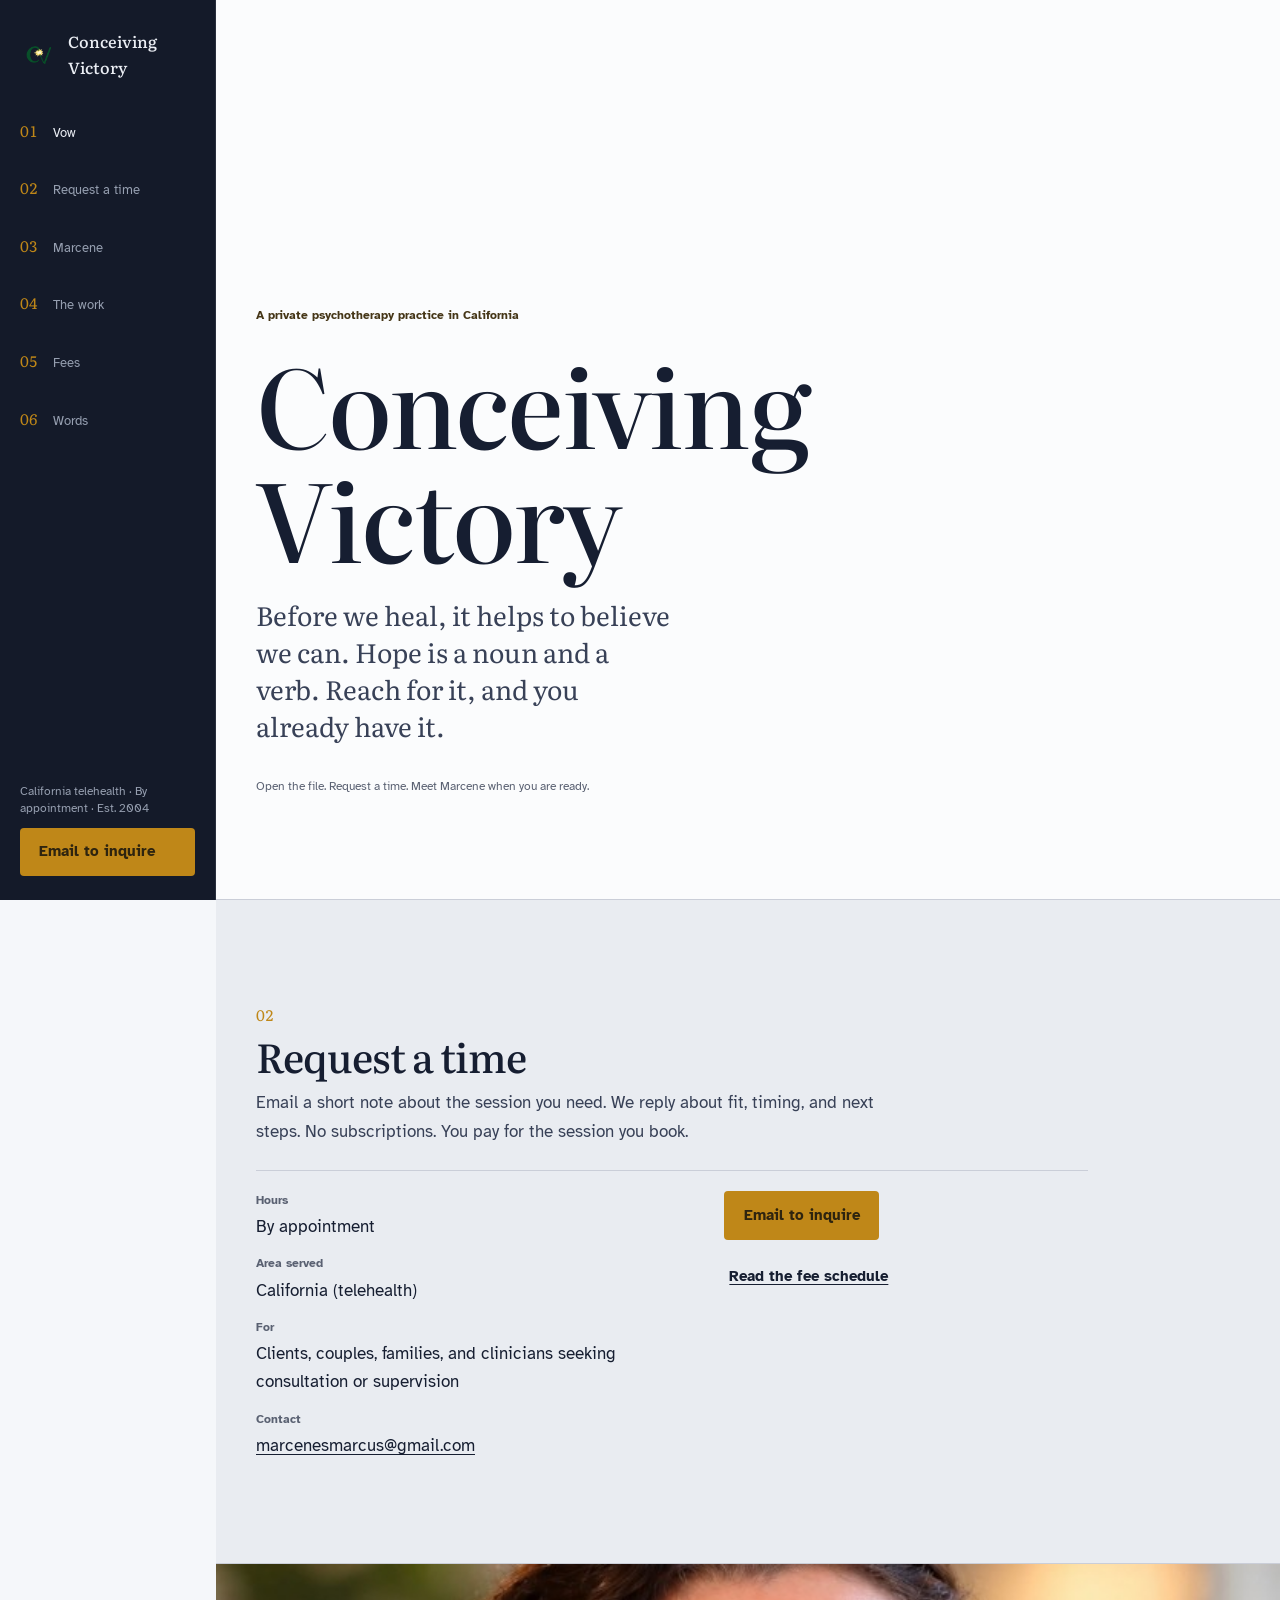
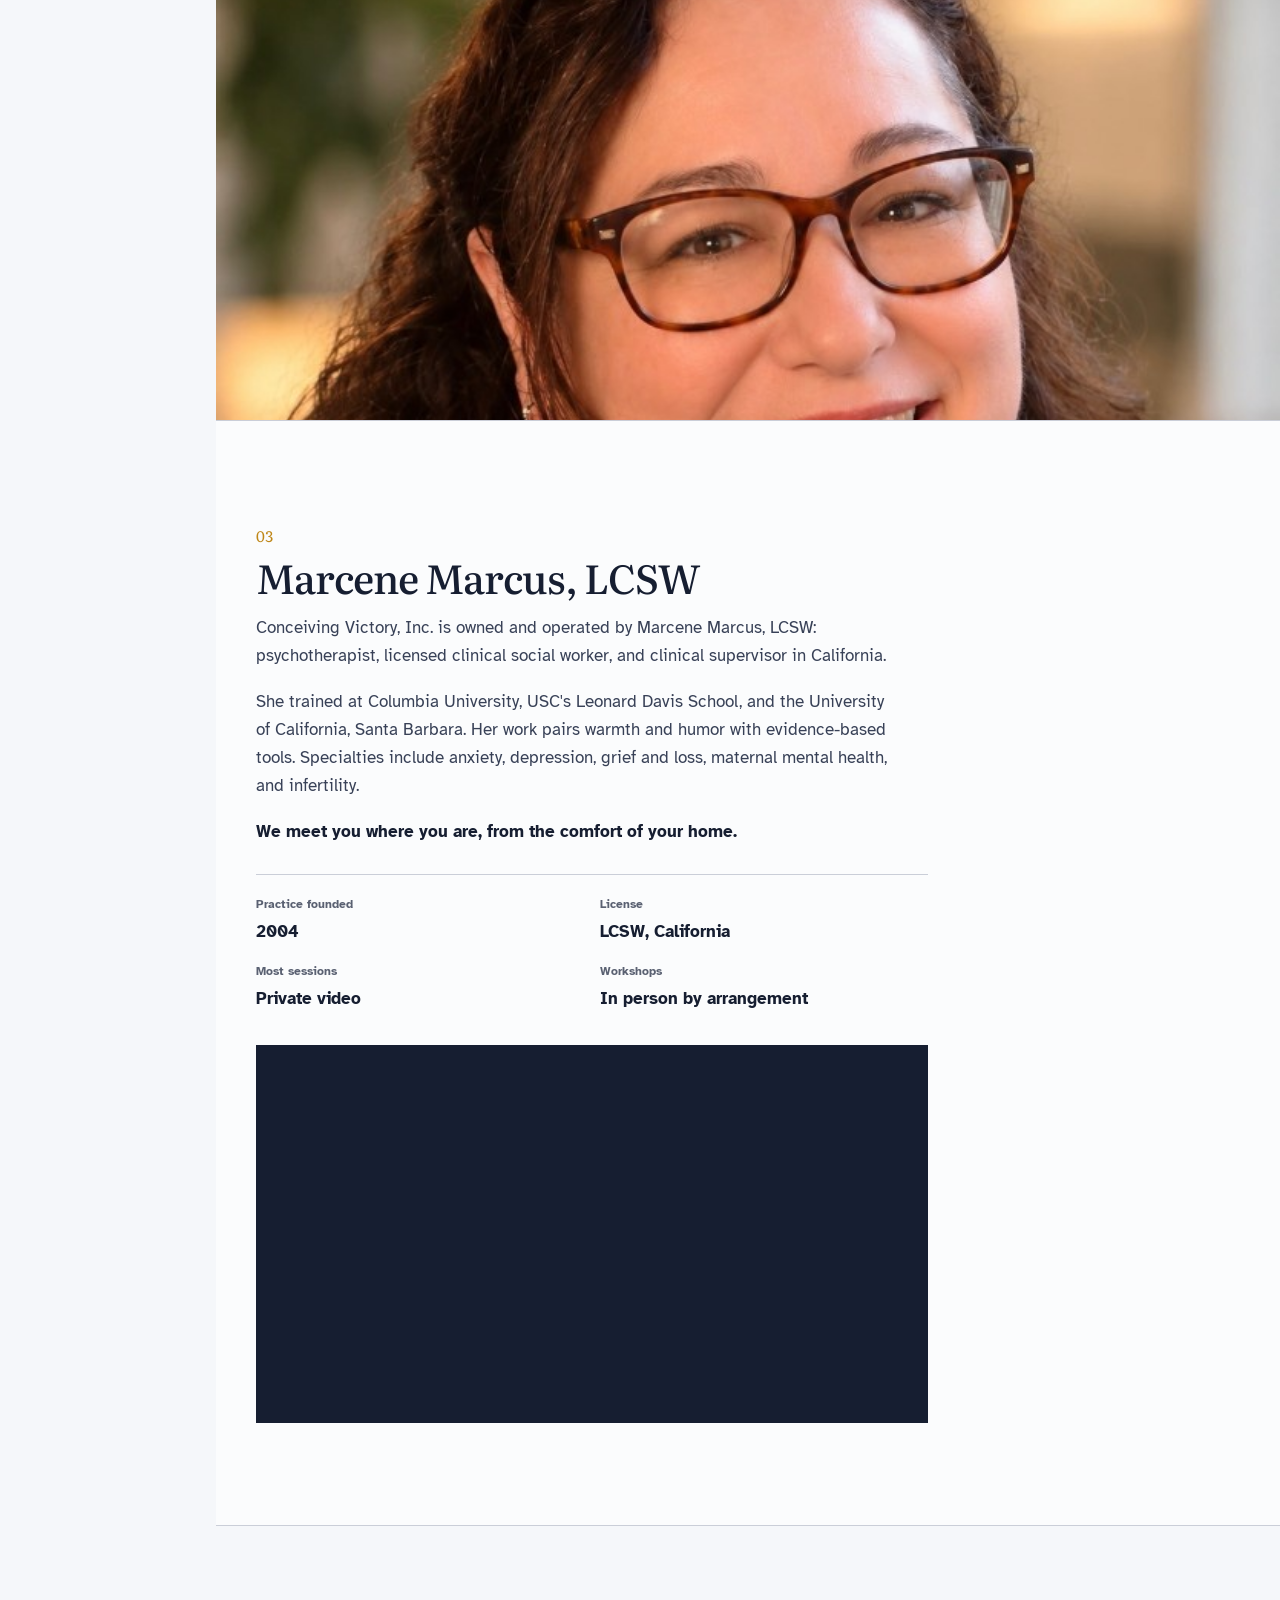
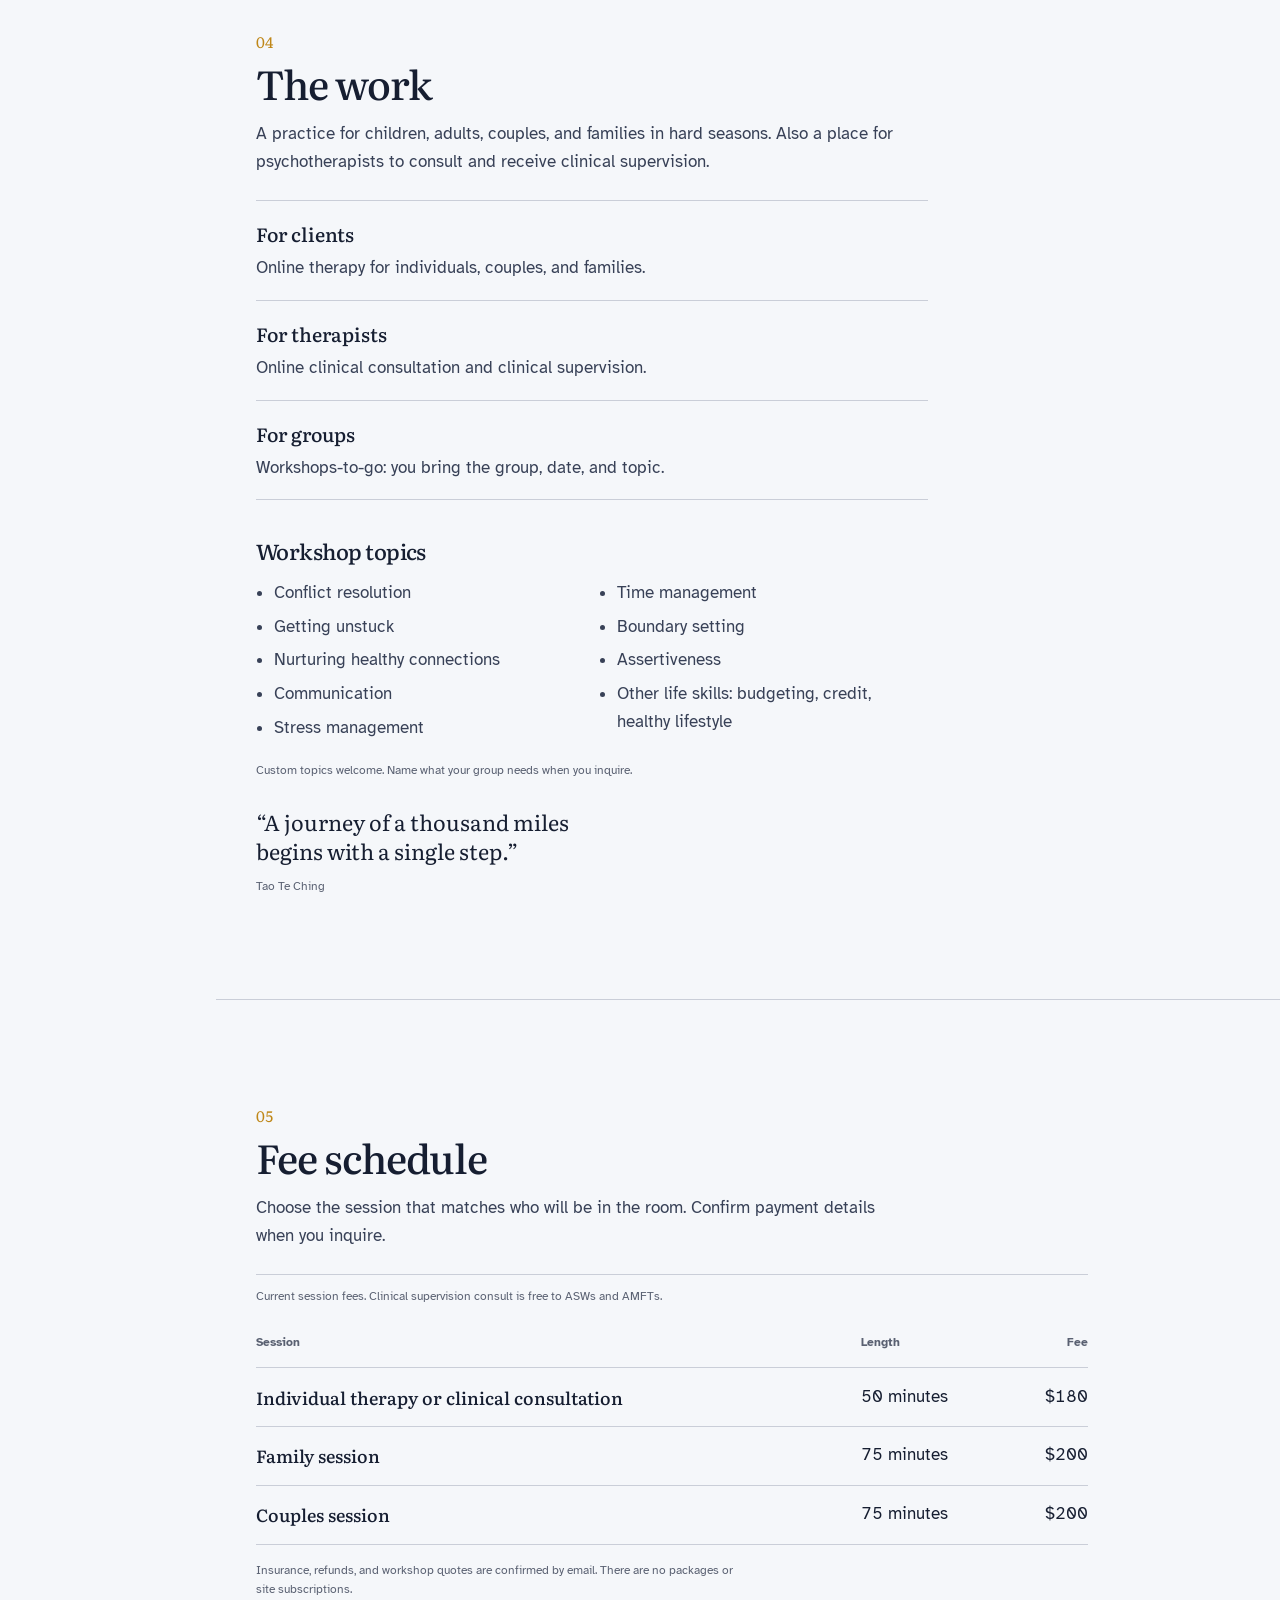
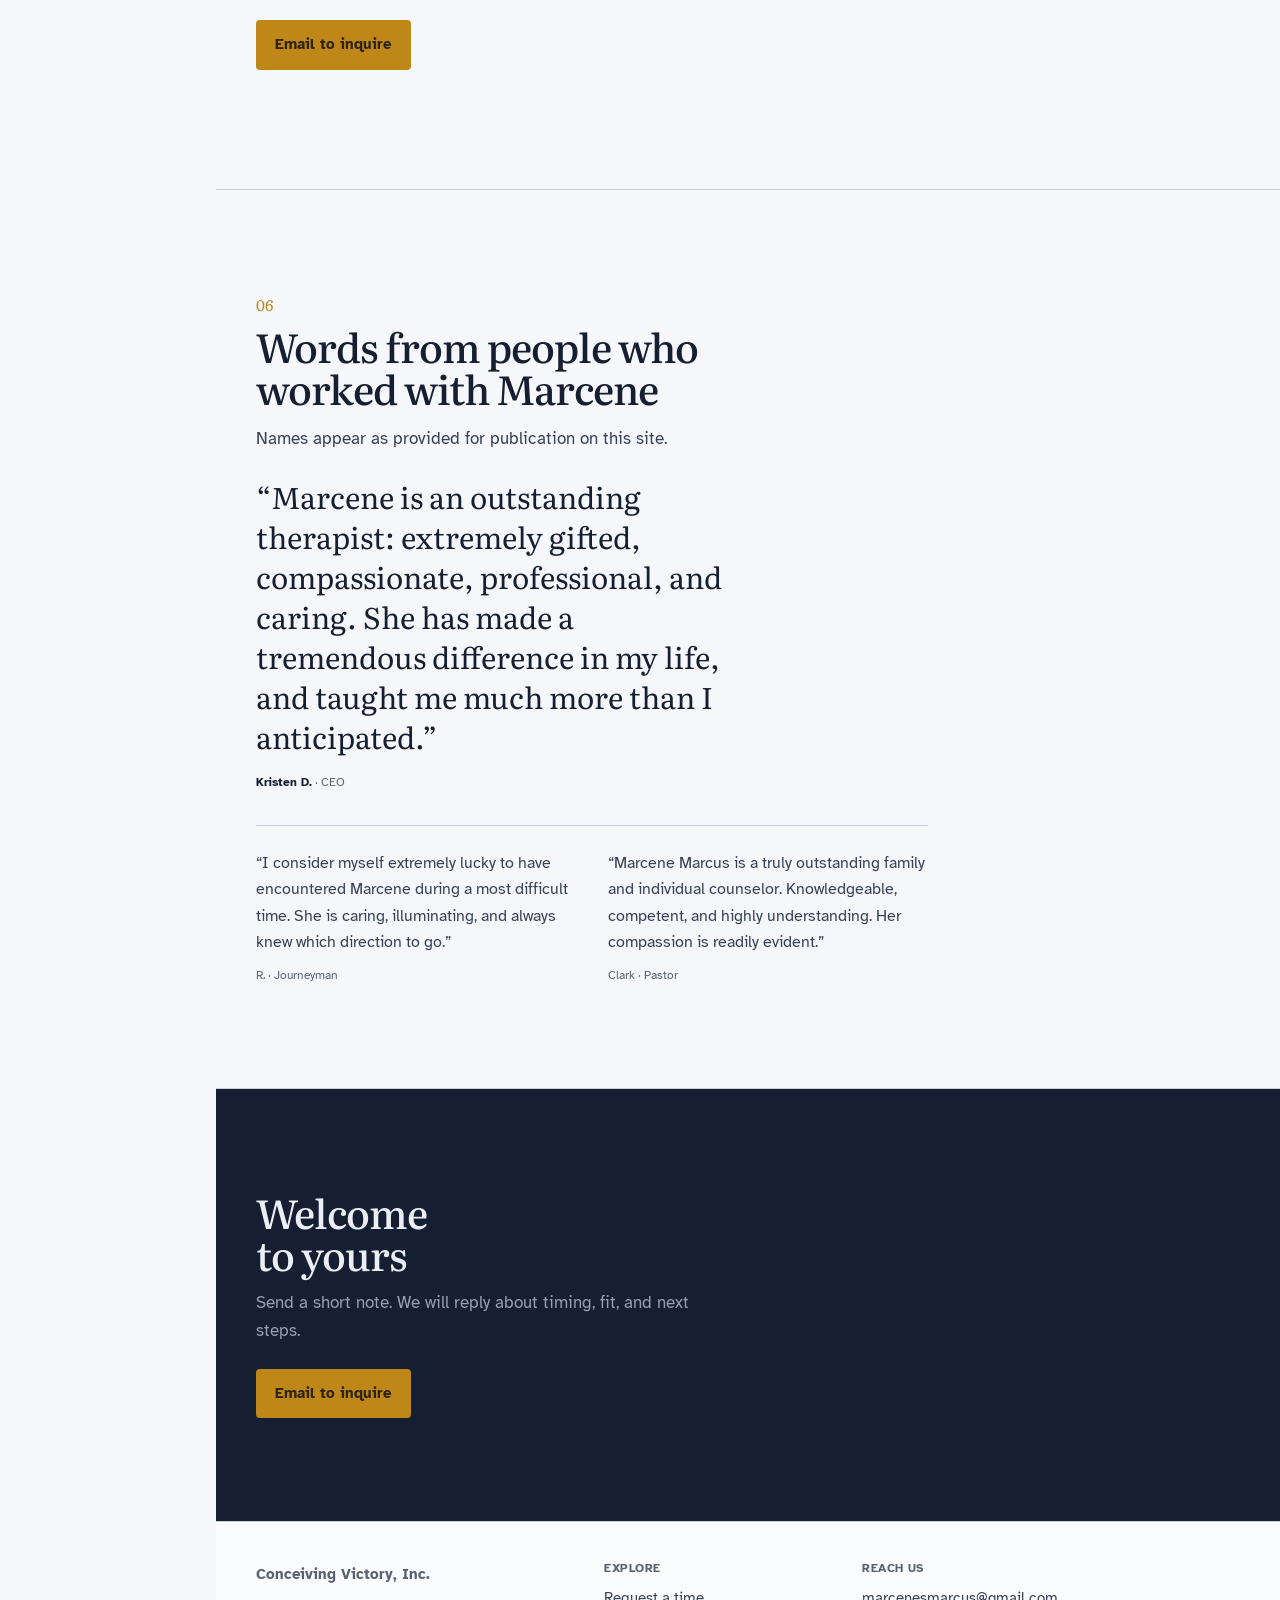
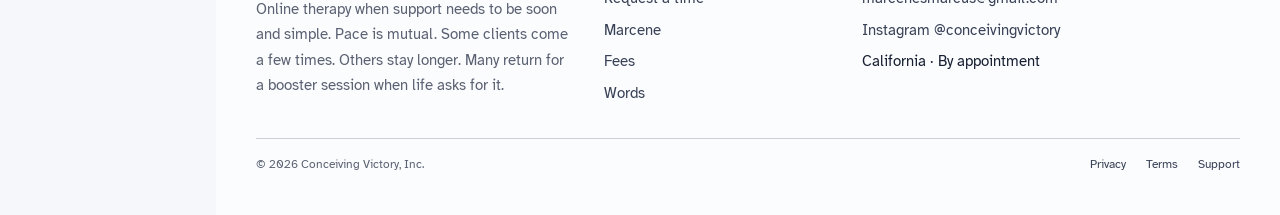
<file: index.html>
<!doctype html>
<html lang="en">
<head>
  <meta charset="UTF-8" />
  <meta name="viewport" content="width=device-width, initial-scale=1.0" />
  <meta name="theme-color" content="#141a2b" />
  <meta name="format-detection" content="telephone=no" />
  <meta name="robots" content="index, follow, max-image-preview:large, max-snippet:-1, max-video-preview:-1" />
  <meta name="googlebot" content="index, follow" />
  <title>Conceiving Victory | Marcene Marcus, LCSW — CA therapy</title>
  <meta name="description" content="Online psychotherapy in California with Marcene Marcus, LCSW. Adults, couples, families, and clinical consultation for therapists. Email to inquire." />
  <meta name="author" content="Conceiving Victory, Inc." />
  <meta name="keywords" content="California psychotherapy, online therapy California, Marcene Marcus LCSW, couples therapy, family therapy, clinical supervision California, telehealth therapist" />
  <meta name="geo.region" content="US-CA" />
  <meta name="geo.placename" content="California" />
  <link rel="canonical" href="https://conceivingvictory.com/" />
  <link rel="alternate" hreflang="en-us" href="https://conceivingvictory.com/" />
  <link rel="alternate" hreflang="x-default" href="https://conceivingvictory.com/" />

  <meta property="og:locale" content="en_US" />
  <meta property="og:site_name" content="Conceiving Victory" />
  <meta property="og:title" content="Conceiving Victory | Marcene Marcus, LCSW" />
  <meta property="og:description" content="Private psychotherapy and clinical consultation in California. Online sessions by appointment. Email to inquire." />
  <meta property="og:type" content="website" />
  <meta property="og:url" content="https://conceivingvictory.com/" />
  <meta property="og:image" content="https://conceivingvictory.com/assets/og.jpg" />
  <meta property="og:image:alt" content="Conceiving Victory — private psychotherapy practice" />
  <meta property="og:image:width" content="1200" />
  <meta property="og:image:height" content="630" />

  <meta name="twitter:card" content="summary_large_image" />
  <meta name="twitter:title" content="Conceiving Victory | Marcene Marcus, LCSW" />
  <meta name="twitter:description" content="Private psychotherapy and clinical consultation in California. Online sessions by appointment. Email to inquire." />
  <meta name="twitter:image" content="https://conceivingvictory.com/assets/og.jpg" />
  <meta name="twitter:image:alt" content="Conceiving Victory — private psychotherapy practice" />

  <link rel="icon" type="image/png" href="assets/logo-sm.png" />
  <link rel="apple-touch-icon" href="assets/logo-sm.png" />
  <link rel="sitemap" type="application/xml" title="Sitemap" href="/sitemap.xml" />
  <link rel="preconnect" href="https://fonts.googleapis.com" />
  <link rel="preconnect" href="https://fonts.gstatic.com" crossorigin />
  <link href="https://fonts.googleapis.com/css2?family=Atkinson+Hyperlegible:wght@400;700&family=Literata:opsz,wght@7..72,400;7..72,500;7..72,700&display=swap" rel="stylesheet" />
  <link rel="stylesheet" href="styles.css?v=71" />
  <script type="application/ld+json" id="structured-data">
  {
    "@context": "https://schema.org",
    "@graph": [
      {
        "@type": "WebSite",
        "@id": "https://conceivingvictory.com/#website",
        "url": "https://conceivingvictory.com/",
        "name": "Conceiving Victory",
        "description": "California online psychotherapy with Marcene Marcus, LCSW.",
        "inLanguage": "en-US",
        "publisher": { "@id": "https://conceivingvictory.com/#practice" }
      },
      {
        "@type": "WebPage",
        "@id": "https://conceivingvictory.com/#webpage",
        "url": "https://conceivingvictory.com/",
        "name": "Conceiving Victory | Marcene Marcus, LCSW — CA therapy",
        "isPartOf": { "@id": "https://conceivingvictory.com/#website" },
        "about": { "@id": "https://conceivingvictory.com/#practice" },
        "description": "Online psychotherapy in California with Marcene Marcus, LCSW. Adults, couples, families, and clinical consultation for therapists.",
        "inLanguage": "en-US"
      },
      {
        "@type": ["ProfessionalService", "MedicalBusiness", "LocalBusiness"],
        "@id": "https://conceivingvictory.com/#practice",
        "name": "Conceiving Victory, Inc.",
        "alternateName": "Conceiving Victory",
        "description": "Private psychotherapy practice and clinical consultation for psychotherapists in California. Online sessions by appointment.",
        "url": "https://conceivingvictory.com/",
        "email": "marcenesmarcus@gmail.com",
        "image": "https://conceivingvictory.com/assets/og.jpg",
        "logo": "https://conceivingvictory.com/assets/logo-sm.png",
        "areaServed": { "@type": "State", "name": "California" },
        "availableLanguage": ["English"],
        "currenciesAccepted": "USD",
        "paymentAccepted": "Invoice by arrangement",
        "priceRange": "$$",
        "foundingDate": "2004",
        "sameAs": ["https://www.instagram.com/conceivingvictory/"],
        "founder": { "@id": "https://conceivingvictory.com/#marcene" },
        "employee": { "@id": "https://conceivingvictory.com/#marcene" },
        "contactPoint": {
          "@type": "ContactPoint",
          "contactType": "appointments",
          "email": "marcenesmarcus@gmail.com",
          "availableLanguage": ["English"],
          "areaServed": "US-CA"
        },
        "openingHoursSpecification": {
          "@type": "OpeningHoursSpecification",
          "description": "By appointment"
        },
        "hasOfferCatalog": {
          "@type": "OfferCatalog",
          "name": "Session fees",
          "itemListElement": [
            {
              "@type": "Offer",
              "name": "Individual therapy or clinical consultation",
              "description": "50-minute session",
              "price": "180",
              "priceCurrency": "USD"
            },
            {
              "@type": "Offer",
              "name": "Family session",
              "description": "75-minute session",
              "price": "200",
              "priceCurrency": "USD"
            },
            {
              "@type": "Offer",
              "name": "Couples session",
              "description": "75-minute session",
              "price": "200",
              "priceCurrency": "USD"
            }
          ]
        }
      },
      {
        "@type": "Person",
        "@id": "https://conceivingvictory.com/#marcene",
        "name": "Marcene Marcus",
        "honorificSuffix": "LCSW",
        "jobTitle": "Licensed Clinical Social Worker",
        "worksFor": { "@id": "https://conceivingvictory.com/#practice" },
        "image": "https://conceivingvictory.com/assets/therapist-marcene.jpg",
        "url": "https://conceivingvictory.com/#marcene",
        "knowsAbout": [
          "Psychotherapy",
          "Anxiety",
          "Depression",
          "Grief",
          "Maternal mental health",
          "Infertility",
          "Clinical supervision"
        ]
      }
    ]
  }
  </script>
</head>
<body>
  <a class="skip-link" href="#main">Skip to content</a>

  <div class="shell">
    <aside class="rail" aria-label="Practice index">
      <a class="rail-brand" href="#vow" translate="no">
        <img src="assets/logo-sm.png" alt="" width="80" height="80" />
        <span data-content="rail.brand">Conceiving Victory</span>
      </a>

      <nav class="rail-nav" aria-label="Chapters" data-mount="rail.nav">
        <a href="#vow"><span class="idx">01</span><span>Vow</span></a>
        <a href="#request"><span class="idx">02</span><span>Request a time</span></a>
        <a href="#marcene"><span class="idx">03</span><span>Marcene</span></a>
        <a href="#work"><span class="idx">04</span><span>The work</span></a>
        <a href="#fees"><span class="idx">05</span><span>Fees</span></a>
        <a href="#words"><span class="idx">06</span><span>Words</span></a>
      </nav>

      <div class="rail-meta">
        <p data-content="rail.meta">California telehealth · By appointment · Est. 2004</p>
        <a class="btn btn-on-rail rail-cta" data-mailto data-content="rail.cta" href="mailto:marcenesmarcus@gmail.com?subject=Appointment%20inquiry">Email to inquire</a>
      </div>
    </aside>

    <div class="prose-col">
      <main id="main">
        <section class="band manifesto" id="vow" aria-labelledby="vow-title">
          <div class="band-inner">
            <p class="eyebrow" data-content="vow.eyebrow">A private psychotherapy practice in California</p>
            <h1 id="vow-title" data-content="vow.title">Conceiving Victory</h1>
            <p class="lede" data-content="vow.lede">
              Before we heal, it helps to believe we can. Hope is a noun and a verb. Reach for it, and you already have it.
            </p>
            <p class="continue" data-content="vow.continue">Open the file. Request a time. Meet Marcene when you are ready.</p>
          </div>
        </section>

        <section class="band request" id="request" aria-labelledby="request-title">
          <div class="band-inner wide">
            <p class="chapter-kicker" data-content="request.kicker">02</p>
            <h2 class="chapter-title" id="request-title" data-content="request.title">Request a time</h2>
            <p class="intro" data-content="request.intro">
              Email a short note about the session you need. We reply about fit, timing, and next steps.
              No subscriptions. You pay for the session you book.
            </p>
            <div class="request-panel">
              <dl data-mount="request.details">
                <div>
                  <dt>Hours</dt>
                  <dd>By appointment</dd>
                </div>
                <div>
                  <dt>Area served</dt>
                  <dd>California (telehealth)</dd>
                </div>
                <div>
                  <dt>For</dt>
                  <dd>Clients, couples, families, and clinicians seeking consultation or supervision</dd>
                </div>
                <div>
                  <dt>Contact</dt>
                  <dd><a data-mailto href="mailto:marcenesmarcus@gmail.com">marcenesmarcus@gmail.com</a></dd>
                </div>
              </dl>
              <div class="request-actions">
                <a class="btn btn-primary" data-mailto data-content="request.cta" href="mailto:marcenesmarcus@gmail.com?subject=Appointment%20inquiry">Email to inquire</a>
                <a class="btn btn-link" href="#fees" data-content="request.secondaryCta">Read the fee schedule</a>
              </div>
            </div>
          </div>
        </section>

        <section class="portrait-bleed" aria-label="Marcene Marcus, LCSW">
          <div class="frame">
            <img
              src="assets/therapist-marcene.jpg"
              alt="Marcene Marcus, LCSW"
              data-content-alt="marcene.portraitAlt"
              width="694"
              height="1024"
              loading="lazy"
            />
          </div>
        </section>

        <section class="band marcene-copy" id="marcene" aria-labelledby="marcene-title">
          <div class="band-inner">
            <p class="chapter-kicker" data-content="marcene.kicker">03</p>
            <h2 class="chapter-title" id="marcene-title" data-content="marcene.title">Marcene Marcus, LCSW</h2>
            <div class="flow" data-mount="marcene.paragraphs">
              <p>
                Conceiving Victory, Inc. is owned and operated by Marcene Marcus, LCSW: psychotherapist,
                licensed clinical social worker, and clinical supervisor in California.
              </p>
              <p>
                She trained at Columbia University, USC’s Leonard Davis School, and the University of California,
                Santa Barbara. Her work pairs warmth and humor with evidence-based tools. Specialties include
                anxiety, depression, grief and loss, maternal mental health, and infertility.
              </p>
              <p><strong>We meet you where you are, from the comfort of your home.</strong></p>
            </div>
            <dl class="facts" data-mount="marcene.facts">
              <div>
                <dt>Practice founded</dt>
                <dd>2004</dd>
              </div>
              <div>
                <dt>License</dt>
                <dd>LCSW, California</dd>
              </div>
              <div>
                <dt>Most sessions</dt>
                <dd>Private video</dd>
              </div>
              <div>
                <dt>Workshops</dt>
                <dd>In person by arrangement</dd>
              </div>
            </dl>
            <div class="video-slot">
              <iframe
                data-content-src="marcene.videoUrl"
                data-content-title="marcene.videoTitle"
                src="https://www.youtube-nocookie.com/embed/TpSmlk-OZxs"
                title="Video introduction from Marcene Marcus, LCSW"
                allow="accelerometer; clipboard-write; encrypted-media; gyroscope; picture-in-picture; web-share"
                referrerpolicy="strict-origin-when-cross-origin"
                allowfullscreen
                loading="lazy"
              ></iframe>
            </div>
          </div>
        </section>

        <section class="band" id="work" aria-labelledby="work-title">
          <div class="band-inner">
            <p class="chapter-kicker" data-content="work.kicker">04</p>
            <h2 class="chapter-title" id="work-title" data-content="work.title">The work</h2>
            <div class="flow">
              <p data-content="work.intro">
                A practice for children, adults, couples, and families in hard seasons. Also a place for
                psychotherapists to consult and receive clinical supervision.
              </p>
            </div>
            <ul class="work-list" data-mount="work.items">
              <li>
                <strong>For clients</strong>
                <span>Online therapy for individuals, couples, and families.</span>
              </li>
              <li>
                <strong>For therapists</strong>
                <span>Online clinical consultation and clinical supervision.</span>
              </li>
              <li>
                <strong>For groups</strong>
                <span>Workshops-to-go: you bring the group, date, and topic.</span>
              </li>
            </ul>
            <h3 class="chapter-title" style="font-size: 1.35rem; margin-top: 2.5rem;" data-content="work.topicsTitle">Workshop topics</h3>
            <ul class="topics" data-mount="work.topics">
              <li>Conflict resolution</li>
              <li>Getting unstuck</li>
              <li>Nurturing healthy connections</li>
              <li>Communication</li>
              <li>Stress management</li>
              <li>Time management</li>
              <li>Boundary setting</li>
              <li>Assertiveness</li>
              <li>Other life skills: budgeting, credit, healthy lifestyle</li>
            </ul>
            <p class="fee-note" data-content="work.topicsNote">Custom topics welcome. Name what your group needs when you inquire.</p>
            <figure class="quote">
              <blockquote data-content="work.quote">“A journey of a thousand miles begins with a single step.”</blockquote>
              <figcaption data-content="work.quoteAttribution">Tao Te Ching</figcaption>
            </figure>
          </div>
        </section>

        <section class="band" id="fees" aria-labelledby="fees-title">
          <div class="band-inner wide">
            <p class="chapter-kicker" data-content="fees.kicker">05</p>
            <h2 class="chapter-title" id="fees-title" data-content="fees.title">Fee schedule</h2>
            <div class="flow">
              <p data-content="fees.intro">Choose the session that matches who will be in the room. Confirm payment details when you inquire.</p>
            </div>
            <div class="fee-wrap" tabindex="0" role="region" aria-label="Session fees">
              <table class="fee-table">
                <caption data-content="fees.caption">Current session fees. Clinical supervision consult is free to ASWs and AMFTs.</caption>
                <thead>
                  <tr>
                    <th scope="col">Session</th>
                    <th scope="col">Length</th>
                    <th scope="col">Fee</th>
                  </tr>
                </thead>
                <tbody data-mount="fees.sessions">
                  <tr>
                    <th scope="row" class="name">Individual therapy or clinical consultation</th>
                    <td>50 minutes</td>
                    <td>$180</td>
                  </tr>
                  <tr>
                    <th scope="row" class="name">Family session</th>
                    <td>75 minutes</td>
                    <td>$200</td>
                  </tr>
                  <tr>
                    <th scope="row" class="name">Couples session</th>
                    <td>75 minutes</td>
                    <td>$200</td>
                  </tr>
                </tbody>
              </table>
            </div>
            <p class="fee-note" data-content="fees.note">
              Insurance, refunds, and workshop quotes are confirmed by email. There are no packages or site subscriptions.
            </p>
            <p style="margin-top: 1.25rem;">
              <a class="btn btn-primary" data-mailto data-content="fees.cta" href="mailto:marcenesmarcus@gmail.com?subject=Appointment%20inquiry">Email to inquire</a>
            </p>
          </div>
        </section>

        <section class="band" id="words" aria-labelledby="words-title">
          <div class="band-inner">
            <p class="chapter-kicker" data-content="words.kicker">06</p>
            <h2 class="chapter-title" id="words-title" data-content="words.title">Words from people who worked with Marcene</h2>
            <div class="flow">
              <p data-content="words.intro">Names appear as provided for publication on this site.</p>
            </div>
            <div data-mount="words.reviews">
              <figure class="words-feature">
                <blockquote>
                  “Marcene is an outstanding therapist: extremely gifted, compassionate, professional, and caring.
                  She has made a tremendous difference in my life, and taught me much more than I anticipated.”
                </blockquote>
                <figcaption><span class="who">Kristen D.</span> · CEO</figcaption>
              </figure>
              <div class="words-more">
                <figure>
                  <blockquote>
                    “I consider myself extremely lucky to have encountered Marcene during a most difficult time.
                    She is caring, illuminating, and always knew which direction to go.”
                  </blockquote>
                  <figcaption><span class="who">R.</span> · Journeyman</figcaption>
                </figure>
                <figure>
                  <blockquote>
                    “Marcene Marcus is a truly outstanding family and individual counselor. Knowledgeable, competent,
                    and highly understanding. Her compassion is readily evident.”
                  </blockquote>
                  <figcaption><span class="who">Clark</span> · Pastor</figcaption>
                </figure>
              </div>
            </div>
          </div>
        </section>

        <section class="band close" id="inquire" aria-labelledby="close-title">
          <div class="band-inner">
            <h2 id="close-title" data-content="close.title">Welcome to yours</h2>
            <p data-content="close.body">Send a short note. We will reply about timing, fit, and next steps.</p>
            <a class="btn btn-primary" data-mailto data-content="close.cta" href="mailto:marcenesmarcus@gmail.com?subject=Appointment%20inquiry">Email to inquire</a>
          </div>
        </section>
      </main>

      <footer class="site-footer">
        <div class="footer-grid">
          <div>
            <p translate="no"><strong data-content="footer.brand">Conceiving Victory, Inc.</strong></p>
            <p style="margin-top: 0.65rem;" data-content="footer.blurb">
              Online therapy when support needs to be soon and simple. Pace is mutual. Some clients come a few times.
              Others stay longer. Many return for a booster session when life asks for it.
            </p>
          </div>
          <div>
            <h3 data-content="footer.exploreHeading">Explore</h3>
            <ul>
              <li><a href="#request">Request a time</a></li>
              <li><a href="#marcene">Marcene</a></li>
              <li><a href="#fees">Fees</a></li>
              <li><a href="#words">Words</a></li>
            </ul>
          </div>
          <div>
            <h3 data-content="footer.reachHeading">Reach us</h3>
            <ul>
              <li><a data-mailto href="mailto:marcenesmarcus@gmail.com">marcenesmarcus@gmail.com</a></li>
              <li><a data-instagram href="https://www.instagram.com/conceivingvictory/" rel="noopener noreferrer" target="_blank">Instagram @conceivingvictory</a></li>
              <li data-content="footer.locationLine">California · By appointment</li>
            </ul>
          </div>
        </div>
        <div class="footer-bottom">
          <p>© <span id="year"></span> <span data-content="footer.copyrightName">Conceiving Victory, Inc.</span></p>
          <div class="footer-legal">
            <a href="privacy.html">Privacy</a>
            <a href="terms.html">Terms</a>
            <a href="support.html">Support</a>
          </div>
        </div>
      </footer>
    </div>
  </div>

  <div class="thumb-bar" aria-label="Quick actions">
    <a class="btn btn-primary" data-mailto data-content="thumbBar.cta" href="mailto:marcenesmarcus@gmail.com?subject=Appointment%20inquiry">Email to inquire</a>
    <a class="btn btn-ghost" href="#fees" data-content="thumbBar.feesLink">Fee schedule</a>
  </div>

  <script src="script.js"></script>
</body>
</html>
</file>
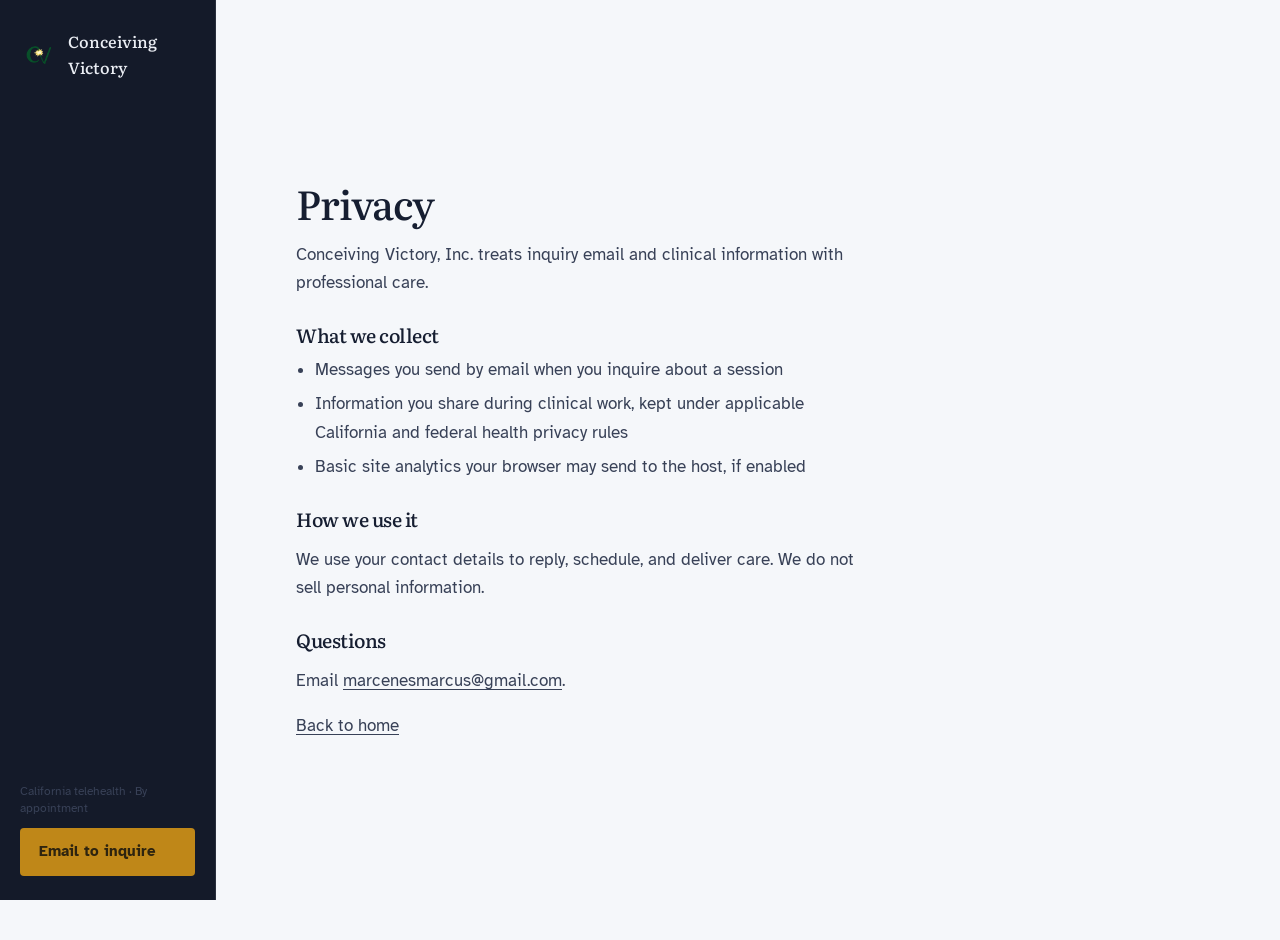
<file: privacy.html>
<!doctype html>
<html lang="en">
<head>
  <meta charset="UTF-8" />
  <meta name="viewport" content="width=device-width, initial-scale=1.0" />
  <meta name="theme-color" content="#141a2b" />
  <meta name="robots" content="index, follow" />
  <title>Privacy | Conceiving Victory</title>
  <meta name="description" content="How Conceiving Victory, Inc. handles inquiry email and clinical information." />
  <link rel="canonical" href="https://conceivingvictory.com/privacy" />
  <meta property="og:type" content="website" />
  <meta property="og:site_name" content="Conceiving Victory" />
  <meta property="og:title" content="Privacy | Conceiving Victory" />
  <meta property="og:description" content="How Conceiving Victory, Inc. handles inquiry email and clinical information." />
  <meta property="og:url" content="https://conceivingvictory.com/privacy" />
  <meta property="og:image" content="https://conceivingvictory.com/assets/og.jpg" />
  <link rel="icon" type="image/png" href="/assets/logo-sm.png" />
  <link rel="preconnect" href="https://fonts.googleapis.com" />
  <link rel="preconnect" href="https://fonts.gstatic.com" crossorigin />
  <link href="https://fonts.googleapis.com/css2?family=Atkinson+Hyperlegible:wght@400;700&family=Literata:opsz,wght@7..72,400;7..72,500;7..72,700&display=swap" rel="stylesheet" />
  <link rel="stylesheet" href="/styles.css?v=71" />
</head>
<body>
  <a class="skip-link" href="#main">Skip to content</a>
  <div class="shell legal-shell">
    <aside class="rail" aria-label="Practice index">
      <a class="rail-brand" href="/" translate="no">
        <img src="assets/logo-sm.png" alt="" width="80" height="80" />
        <span>Conceiving Victory</span>
      </a>
      <div class="rail-meta">
        <p>California telehealth · By appointment</p>
        <a class="btn btn-on-rail rail-cta" href="mailto:marcenesmarcus@gmail.com?subject=Appointment%20inquiry">Email to inquire</a>
      </div>
    </aside>
    <main id="main" class="prose-col">
      <div class="band-inner" style="padding: clamp(3rem, 8vw, 5rem) var(--gutter);">
        <h1>Privacy</h1>
        <p>Conceiving Victory, Inc. treats inquiry email and clinical information with professional care.</p>
        <h2>What we collect</h2>
        <ul>
          <li>Messages you send by email when you inquire about a session</li>
          <li>Information you share during clinical work, kept under applicable California and federal health privacy rules</li>
          <li>Basic site analytics your browser may send to the host, if enabled</li>
        </ul>
        <h2>How we use it</h2>
        <p>We use your contact details to reply, schedule, and deliver care. We do not sell personal information.</p>
        <h2>Questions</h2>
        <p>Email <a href="mailto:marcenesmarcus@gmail.com">marcenesmarcus@gmail.com</a>.</p>
        <p><a href="index.html">Back to home</a></p>
      </div>
    </main>
  </div>
</body>
</html>
</file>
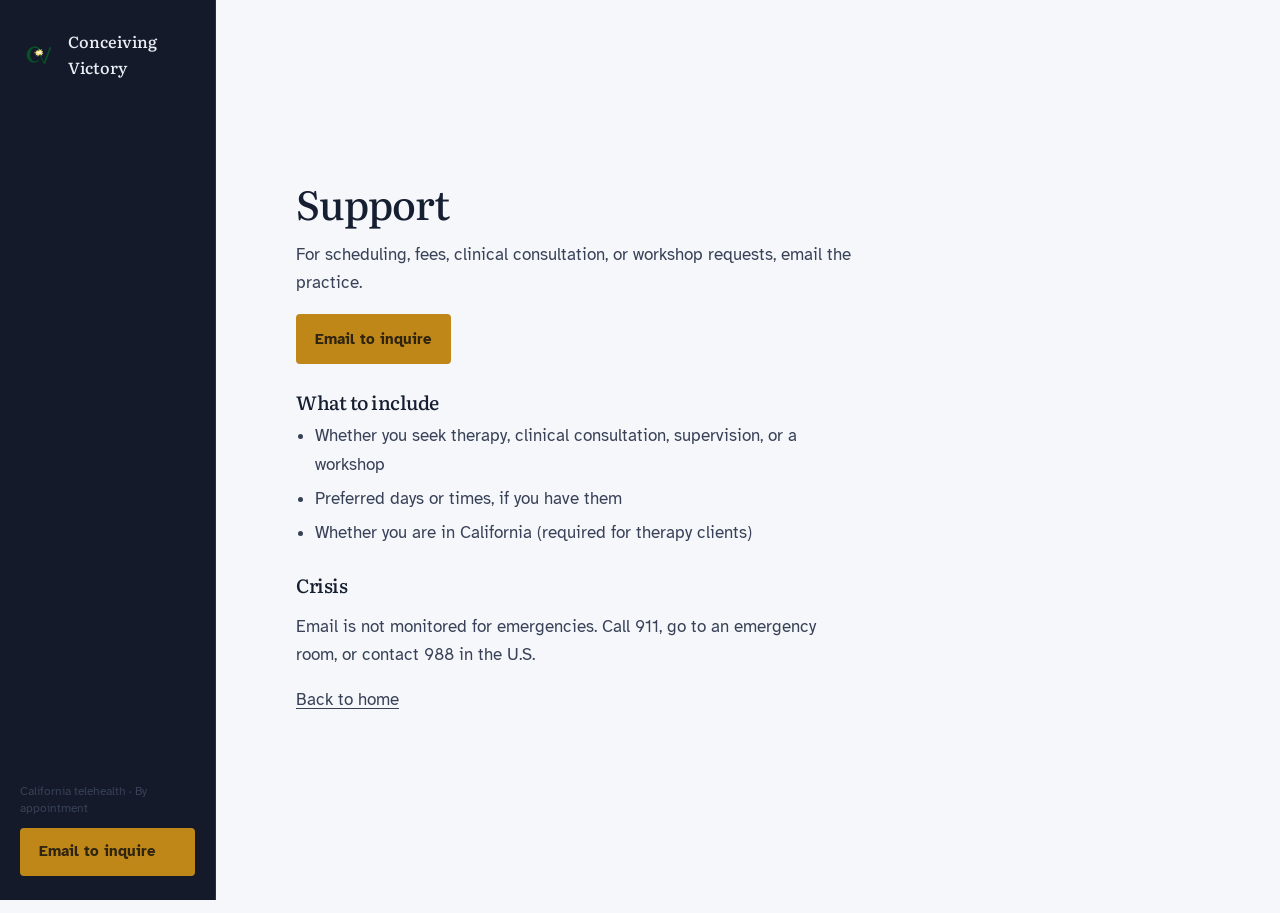
<file: support.html>
<!doctype html>
<html lang="en">
<head>
  <meta charset="UTF-8" />
  <meta name="viewport" content="width=device-width, initial-scale=1.0" />
  <meta name="theme-color" content="#141a2b" />
  <meta name="robots" content="index, follow" />
  <title>Support | Conceiving Victory</title>
  <meta name="description" content="Contact Conceiving Victory to inquire about therapy, clinical consultation, or workshops in California." />
  <link rel="canonical" href="https://conceivingvictory.com/support" />
  <meta property="og:type" content="website" />
  <meta property="og:site_name" content="Conceiving Victory" />
  <meta property="og:title" content="Support | Conceiving Victory" />
  <meta property="og:description" content="Contact Conceiving Victory to inquire about therapy, clinical consultation, or workshops in California." />
  <meta property="og:url" content="https://conceivingvictory.com/support" />
  <meta property="og:image" content="https://conceivingvictory.com/assets/og.jpg" />
  <link rel="icon" type="image/png" href="/assets/logo-sm.png" />
  <link rel="preconnect" href="https://fonts.googleapis.com" />
  <link rel="preconnect" href="https://fonts.gstatic.com" crossorigin />
  <link href="https://fonts.googleapis.com/css2?family=Atkinson+Hyperlegible:wght@400;700&family=Literata:opsz,wght@7..72,400;7..72,500;7..72,700&display=swap" rel="stylesheet" />
  <link rel="stylesheet" href="/styles.css?v=71" />
</head>
<body>
  <a class="skip-link" href="#main">Skip to content</a>
  <div class="shell legal-shell">
    <aside class="rail" aria-label="Practice index">
      <a class="rail-brand" href="/" translate="no">
        <img src="assets/logo-sm.png" alt="" width="80" height="80" />
        <span>Conceiving Victory</span>
      </a>
      <div class="rail-meta">
        <p>California telehealth · By appointment</p>
        <a class="btn btn-on-rail rail-cta" href="mailto:marcenesmarcus@gmail.com?subject=Appointment%20inquiry">Email to inquire</a>
      </div>
    </aside>
    <main id="main" class="prose-col">
      <div class="band-inner" style="padding: clamp(3rem, 8vw, 5rem) var(--gutter);">
        <h1>Support</h1>
        <p>For scheduling, fees, clinical consultation, or workshop requests, email the practice.</p>
        <p><a class="btn btn-primary" href="mailto:marcenesmarcus@gmail.com?subject=Appointment%20inquiry">Email to inquire</a></p>
        <h2>What to include</h2>
        <ul>
          <li>Whether you seek therapy, clinical consultation, supervision, or a workshop</li>
          <li>Preferred days or times, if you have them</li>
          <li>Whether you are in California (required for therapy clients)</li>
        </ul>
        <h2>Crisis</h2>
        <p>Email is not monitored for emergencies. Call 911, go to an emergency room, or contact 988 in the U.S.</p>
        <p><a href="index.html">Back to home</a></p>
      </div>
    </main>
  </div>
</body>
</html>
</file>
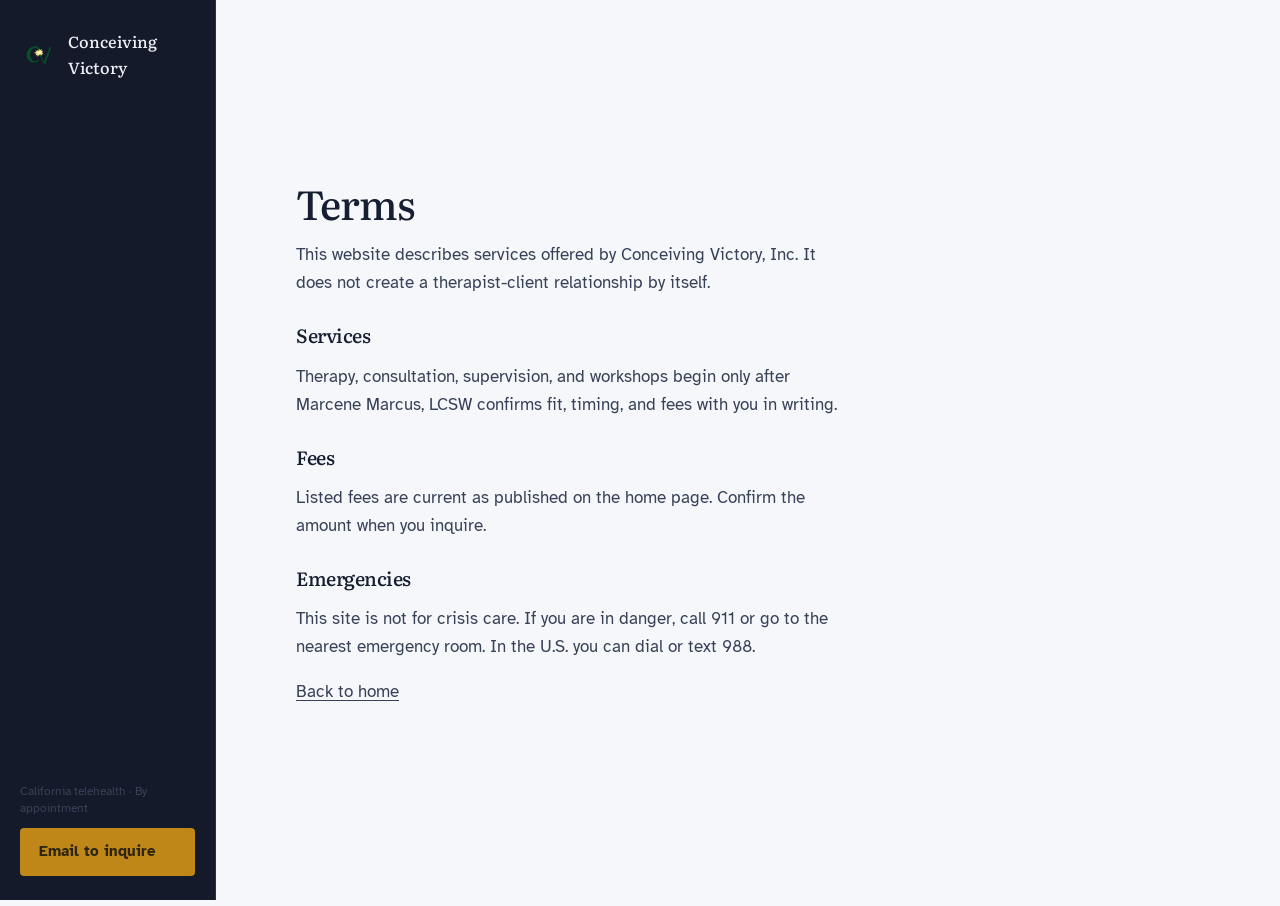
<file: terms.html>
<!doctype html>
<html lang="en">
<head>
  <meta charset="UTF-8" />
  <meta name="viewport" content="width=device-width, initial-scale=1.0" />
  <meta name="theme-color" content="#141a2b" />
  <meta name="robots" content="index, follow" />
  <title>Terms | Conceiving Victory</title>
  <meta name="description" content="Terms of use for the Conceiving Victory website and practice inquiries." />
  <link rel="canonical" href="https://conceivingvictory.com/terms" />
  <meta property="og:type" content="website" />
  <meta property="og:site_name" content="Conceiving Victory" />
  <meta property="og:title" content="Terms | Conceiving Victory" />
  <meta property="og:description" content="Terms of use for the Conceiving Victory website and practice inquiries." />
  <meta property="og:url" content="https://conceivingvictory.com/terms" />
  <meta property="og:image" content="https://conceivingvictory.com/assets/og.jpg" />
  <link rel="icon" type="image/png" href="/assets/logo-sm.png" />
  <link rel="preconnect" href="https://fonts.googleapis.com" />
  <link rel="preconnect" href="https://fonts.gstatic.com" crossorigin />
  <link href="https://fonts.googleapis.com/css2?family=Atkinson+Hyperlegible:wght@400;700&family=Literata:opsz,wght@7..72,400;7..72,500;7..72,700&display=swap" rel="stylesheet" />
  <link rel="stylesheet" href="/styles.css?v=71" />
</head>
<body>
  <a class="skip-link" href="#main">Skip to content</a>
  <div class="shell legal-shell">
    <aside class="rail" aria-label="Practice index">
      <a class="rail-brand" href="/" translate="no">
        <img src="assets/logo-sm.png" alt="" width="80" height="80" />
        <span>Conceiving Victory</span>
      </a>
      <div class="rail-meta">
        <p>California telehealth · By appointment</p>
        <a class="btn btn-on-rail rail-cta" href="mailto:marcenesmarcus@gmail.com?subject=Appointment%20inquiry">Email to inquire</a>
      </div>
    </aside>
    <main id="main" class="prose-col">
      <div class="band-inner" style="padding: clamp(3rem, 8vw, 5rem) var(--gutter);">
        <h1>Terms</h1>
        <p>This website describes services offered by Conceiving Victory, Inc. It does not create a therapist-client relationship by itself.</p>
        <h2>Services</h2>
        <p>Therapy, consultation, supervision, and workshops begin only after Marcene Marcus, LCSW confirms fit, timing, and fees with you in writing.</p>
        <h2>Fees</h2>
        <p>Listed fees are current as published on the home page. Confirm the amount when you inquire.</p>
        <h2>Emergencies</h2>
        <p>This site is not for crisis care. If you are in danger, call 911 or go to the nearest emergency room. In the U.S. you can dial or text 988.</p>
        <p><a href="index.html">Back to home</a></p>
      </div>
    </main>
  </div>
</body>
</html>
</file>
<file: styles.css>
/* ============================================================
   Conceiving Victory v5.5: structural surface
   Primitive: sticky rail + prose | Fold: manifesto | Axis: layout
   Tokens locked here (hue: portrait cobalt + logo ochre).
   ============================================================ */

:root {
  --bg: hsl(220 32% 97%);
  --bg-deep: hsl(220 24% 93%);
  --paper: hsl(220 40% 99%);
  --ink: hsl(222 38% 14%);
  --ink-soft: hsl(222 22% 28%);
  --muted: hsl(222 12% 40%);
  --line: hsl(222 16% 82%);
  --accent: hsl(40 78% 42%);
  --accent-ink: hsl(40 50% 18%);
  --rail: hsl(222 35% 12%);
  --rail-fg: hsl(220 30% 94%);
  --rail-muted: hsl(220 14% 64%);
  --focus: hsl(222 70% 48%);
  --cta: hsl(40 78% 42%);
  --cta-fg: hsl(40 50% 12%);
  --cta-hover: hsl(40 78% 36%);
  --cta-active: hsl(40 78% 30%);

  --font-display: "Literata", "Iowan Old Style", Palatino, serif;
  --font-body: "Atkinson Hyperlegible", "Segoe UI", Candara, sans-serif;

  --text-display: clamp(3.25rem, 9vw, 6.75rem);
  --text-xl: clamp(1.75rem, 3.2vw, 2.5rem);
  --text-body: 1.0625rem;
  --text-caption: 0.75rem;
  --text-rail: 0.8125rem;

  --w-display: 500;
  --w-body: 400;
  --w-strong: 700;

  --measure: 58ch;
  --rail-w: 13.5rem;
  --gutter: clamp(1.25rem, 3.5vw, 2.5rem);
  --band: clamp(3.5rem, 8vw, 6.5rem);
  --band-tight: clamp(2rem, 4vw, 3.25rem);

  --r-btn: 0.25rem;
  --r-image: 0;
  --r-panel: 0;

  --clock: cubic-bezier(0.22, 1, 0.36, 1);
  --d-fast: 120ms;
  --d-med: 200ms;

  --contrast-body: 12.1; /* ink on bg, declared */
  --contrast-cta: 8.4;   /* cta-fg on cta, declared */
}

*, *::before, *::after { box-sizing: border-box; }

html {
  scroll-behavior: auto;
  scroll-padding-top: 5rem;
  scroll-padding-bottom: 5.5rem;
  color-scheme: light;
}

body {
  margin: 0;
  font-family: var(--font-body);
  font-weight: var(--w-body);
  font-size: var(--text-body);
  line-height: 1.65;
  letter-spacing: 0;
  color: var(--ink);
  background: var(--bg);
  -webkit-font-smoothing: antialiased;
}

img { max-width: 100%; height: auto; display: block; }
a { color: inherit; text-underline-offset: 0.18em; }
ul, ol { margin: 0; padding: 0; list-style: none; }
h1, h2, h3 {
  font-family: var(--font-display);
  font-weight: var(--w-display);
  letter-spacing: -0.025em;
  line-height: 1.05;
  text-wrap: balance;
  margin: 0;
}

::selection {
  background: hsl(40 70% 72%);
  color: var(--ink);
}

:focus-visible {
  outline: 2px solid var(--focus);
  outline-offset: 3px;
}

.skip-link {
  position: absolute;
  left: 1rem;
  top: 0.75rem;
  z-index: 100;
  padding: 0.65rem 1rem;
  background: var(--cta);
  color: var(--cta-fg);
  border-radius: var(--r-btn);
  transform: translateY(-160%);
  transition: transform var(--d-fast) var(--clock);
  font-weight: var(--w-strong);
  text-decoration: none;
}
.skip-link:focus { transform: translateY(0); }

/* ---------- Shell: rail + prose ---------- */
.shell {
  min-height: 100svh;
}

@media (min-width: 960px) {
  .shell {
    display: grid;
    grid-template-columns: var(--rail-w) minmax(0, 1fr);
    align-items: start;
  }
}

.rail {
  background: var(--rail);
  color: var(--rail-fg);
  padding: 1.25rem 1.1rem 1.5rem;
  border-bottom: 1px solid hsl(222 20% 22%);
}

@media (min-width: 960px) {
  .rail {
    position: sticky;
    top: 0;
    height: 100svh;
    display: flex;
    flex-direction: column;
    gap: 1.75rem;
    padding: 1.75rem 1.25rem 1.5rem;
    border-bottom: 0;
    border-right: 1px solid hsl(222 20% 20%);
    overflow: auto;
  }
}

.rail-brand {
  display: flex;
  align-items: center;
  gap: 0.65rem;
  text-decoration: none;
  color: var(--rail-fg);
  font-family: var(--font-display);
  font-size: 1rem;
  font-weight: 500;
}
.rail-brand img {
  width: 2.35rem;
  height: 2.35rem;
  object-fit: contain;
  flex-shrink: 0;
}

.rail-nav {
  display: flex;
  gap: 0.5rem 1rem;
  flex-wrap: wrap;
  align-items: baseline;
}

@media (min-width: 960px) {
  .rail-nav {
    flex-direction: column;
    gap: 0.85rem;
    flex: 1;
  }
}

.rail-nav a {
  display: grid;
  grid-template-columns: 1.6rem 1fr;
  gap: 0.45rem;
  align-items: baseline;
  text-decoration: none;
  color: var(--rail-muted);
  font-size: var(--text-rail);
  min-height: 44px;
  align-content: center;
  transition: color var(--d-med) var(--clock);
}
.rail-nav a:hover,
.rail-nav a[aria-current="true"] {
  color: var(--rail-fg);
}
.rail-nav .idx {
  font-family: var(--font-display);
  font-size: 0.95rem;
  color: var(--accent);
  font-variant-numeric: tabular-nums;
}

.rail-meta {
  margin-top: auto;
  font-size: var(--text-caption);
  color: var(--rail-muted);
  line-height: 1.45;
}
.rail-meta p { margin: 0 0 0.65rem; }

.rail-cta { display: none !important; }
@media (min-width: 960px) {
  .rail-cta { display: block !important; }
}

/* ---------- Buttons ---------- */
.btn {
  display: inline-flex;
  align-items: center;
  justify-content: center;
  min-height: 48px;
  padding: 0.7rem 1.15rem;
  border-radius: var(--r-btn);
  font-family: var(--font-body);
  font-weight: var(--w-strong);
  font-size: 0.95rem;
  text-decoration: none;
  border: 1px solid transparent;
  cursor: pointer;
  touch-action: manipulation;
  transition:
    background-color var(--d-med) var(--clock),
    color var(--d-med) var(--clock),
    border-color var(--d-med) var(--clock);
}
.btn:active { transform: translateY(1px); }

.btn-primary {
  background: var(--cta);
  color: var(--cta-fg);
}
.btn-primary:hover { background: var(--cta-hover); }
.btn-primary:active { background: var(--cta-active); }

.btn-on-rail {
  width: 100%;
  background: var(--cta);
  color: var(--cta-fg);
}
.btn-on-rail:hover { background: var(--cta-hover); }

.btn-ghost {
  background: transparent;
  color: var(--ink-soft);
  border-color: var(--line);
}
.btn-ghost:hover {
  border-color: var(--ink-soft);
  background: var(--paper);
}

.btn-link {
  background: transparent;
  color: var(--ink);
  text-decoration: underline;
  min-height: 44px;
  padding-inline: 0.25rem;
  font-weight: 700;
}

/* ---------- Prose column ---------- */
.prose-col {
  min-width: 0;
  background: var(--bg);
}

.band {
  padding: var(--band) var(--gutter);
  border-bottom: 1px solid var(--line);
}

.band-inner {
  max-width: 42rem;
}

.band-inner.wide {
  max-width: 52rem;
}

/* ---------- 01 Manifesto fold ---------- */
.manifesto {
  min-height: auto;
  display: flex;
  flex-direction: column;
  justify-content: flex-start;
  padding-block: var(--band-tight) var(--band);
  background: var(--paper);
}

@media (min-width: 960px) {
  .manifesto {
    min-height: 100svh;
    justify-content: flex-end;
    padding-block: clamp(3rem, 12vh, 7rem) var(--band);
  }
}

.manifesto .eyebrow {
  font-size: var(--text-caption);
  font-weight: 700;
  color: var(--accent-ink);
  margin: 0 0 1.25rem;
  max-width: 36ch;
}

.manifesto h1 {
  font-size: var(--text-display);
  font-weight: var(--w-display);
  max-width: 9ch;
  margin-bottom: 1.5rem;
  color: var(--ink);
}

.manifesto .lede {
  font-family: var(--font-display);
  font-size: clamp(1.25rem, 2.4vw, 1.65rem);
  line-height: 1.4;
  color: var(--ink-soft);
  max-width: 28ch;
  margin: 0 0 2rem;
}

.manifesto .continue {
  font-size: var(--text-caption);
  color: var(--muted);
  margin: 0;
}

/* ---------- 02 Request (local-service band) ---------- */
.request {
  background: var(--bg-deep);
}

.request h2 {
  font-size: var(--text-xl);
  margin-bottom: 0.75rem;
}

.request .intro {
  color: var(--ink-soft);
  max-width: var(--measure);
  margin: 0 0 1.5rem;
}

.request-panel {
  display: grid;
  gap: 1.25rem;
  padding: 1.25rem 0 0;
  border-top: 1px solid var(--line);
}

@media (min-width: 720px) {
  .request-panel {
    grid-template-columns: 1.2fr 1fr;
    gap: 2rem;
    align-items: start;
  }
}

.request dl {
  display: grid;
  gap: 0.85rem;
  margin: 0;
}
.request dt {
  font-size: var(--text-caption);
  font-weight: 700;
  color: var(--muted);
  margin: 0;
}
.request dd {
  margin: 0.15rem 0 0;
  color: var(--ink);
}

.request-actions {
  display: flex;
  flex-direction: column;
  gap: 0.75rem;
  align-items: flex-start;
}

/* ---------- 03 Marcene / portrait interrupt ---------- */
.portrait-bleed {
  padding: 0;
  border-bottom: 1px solid var(--line);
  background: var(--ink);
}

.portrait-bleed .frame {
  aspect-ratio: 16 / 10;
  overflow: hidden;
  background: var(--ink);
}
@media (min-width: 960px) {
  .portrait-bleed .frame { aspect-ratio: 21 / 9; max-height: 70vh; }
}
.portrait-bleed img {
  width: 100%;
  height: 100%;
  object-fit: cover;
  object-position: 50% 18%;
}

.marcene-copy {
  background: var(--paper);
}

.marcene-copy .facts {
  display: grid;
  gap: 1rem;
  margin-top: 1.75rem;
  padding-top: 1.25rem;
  border-top: 1px solid var(--line);
}
@media (min-width: 560px) {
  .marcene-copy .facts { grid-template-columns: 1fr 1fr; }
}
.marcene-copy .facts div { margin: 0; }
.marcene-copy dt {
  font-size: var(--text-caption);
  color: var(--muted);
  font-weight: 700;
}
.marcene-copy dd {
  margin: 0.2rem 0 0;
  font-weight: 700;
}

.video-slot {
  margin-top: 2rem;
  aspect-ratio: 16 / 9;
  background: var(--ink);
  overflow: hidden;
}
.video-slot iframe {
  width: 100%;
  height: 100%;
  border: 0;
  display: block;
}

/* ---------- Shared chapter type ---------- */
.chapter-kicker {
  font-family: var(--font-display);
  font-size: 0.95rem;
  color: var(--accent);
  margin: 0 0 0.5rem;
  font-variant-numeric: tabular-nums;
}

.chapter-title {
  font-size: var(--text-xl);
  margin-bottom: 1rem;
}

.flow p {
  margin: 0 0 1.1rem;
  color: var(--ink-soft);
  max-width: var(--measure);
}
.flow p:last-child { margin-bottom: 0; }
.flow strong { color: var(--ink); font-weight: var(--w-strong); }

.quote {
  margin: 1.75rem 0 0;
  max-width: 34ch;
}
.quote blockquote {
  margin: 0;
  font-family: var(--font-display);
  font-size: 1.35rem;
  line-height: 1.35;
  hanging-punctuation: first;
  color: var(--ink);
}
.quote figcaption {
  margin-top: 0.65rem;
  font-size: var(--text-caption);
  color: var(--muted);
}

/* ---------- Work list ---------- */
.work-list {
  display: grid;
  gap: 0;
  margin-top: 1.5rem;
  border-top: 1px solid var(--line);
}
.work-list li {
  display: grid;
  gap: 0.25rem;
  padding: 1.1rem 0;
  border-bottom: 1px solid var(--line);
}
.work-list strong {
  font-family: var(--font-display);
  font-size: 1.2rem;
  font-weight: 500;
  color: var(--ink);
}
.work-list span { color: var(--ink-soft); }

.topics {
  columns: 1;
  gap: 2rem;
  margin: 1rem 0 0;
  padding-left: 1.1rem;
  list-style: disc;
  color: var(--ink-soft);
}
@media (min-width: 640px) { .topics { columns: 2; } }
.topics li { margin-bottom: 0.35rem; break-inside: avoid; }

/* ---------- Fees table ---------- */
.fee-wrap {
  margin-top: 1.5rem;
  overflow-x: auto;
  overscroll-behavior: contain;
  border-top: 1px solid var(--line);
  border-bottom: 1px solid var(--line);
}

.fee-table {
  width: 100%;
  border-collapse: collapse;
  font-variant-numeric: tabular-nums;
  min-width: 32rem;
}
.fee-table caption {
  text-align: left;
  font-size: var(--text-caption);
  color: var(--muted);
  padding: 0.75rem 0;
  caption-side: top;
}
.fee-table th,
.fee-table td {
  text-align: left;
  padding: 0.9rem 0.75rem 0.9rem 0;
  border-bottom: 1px solid var(--line);
  vertical-align: top;
}
.fee-table th {
  font-size: var(--text-caption);
  font-weight: 700;
  color: var(--muted);
}
.fee-table td:nth-child(3),
.fee-table th:nth-child(3) {
  text-align: right;
  padding-right: 0;
}
.fee-table tbody tr:last-child th,
.fee-table tbody tr:last-child td { border-bottom: 0; }
.fee-table .name {
  font-family: var(--font-display);
  font-size: 1.1rem;
  font-weight: 500;
  color: var(--ink);
}
.fee-note {
  margin-top: 1rem;
  font-size: var(--text-caption);
  color: var(--muted);
  max-width: 60ch;
}

/* ---------- Words ---------- */
.words-feature {
  margin: 1.5rem 0 0;
  padding: 0;
  border: 0;
}
.words-feature blockquote {
  margin: 0;
  font-family: var(--font-display);
  font-size: clamp(1.35rem, 2.6vw, 1.85rem);
  line-height: 1.35;
  hanging-punctuation: first;
  color: var(--ink);
  max-width: 28ch;
}
.words-feature figcaption {
  margin-top: 1rem;
  font-size: var(--text-caption);
  color: var(--muted);
}
.words-feature .who { font-weight: 700; color: var(--ink); }

.words-more {
  display: grid;
  gap: 1.5rem;
  margin-top: 2rem;
  padding-top: 1.5rem;
  border-top: 1px solid var(--line);
}
@media (min-width: 720px) {
  .words-more { grid-template-columns: 1fr 1fr; gap: 2rem; }
}
.words-more figure { margin: 0; }
.words-more blockquote {
  margin: 0;
  color: var(--ink-soft);
  font-size: 1rem;
}
.words-more figcaption {
  margin-top: 0.65rem;
  font-size: var(--text-caption);
  color: var(--muted);
}

/* ---------- Close ---------- */
.close {
  background: var(--ink);
  color: var(--rail-fg);
  border-bottom: 0;
}
.close h2 {
  color: var(--rail-fg);
  font-size: var(--text-xl);
  max-width: 12ch;
  margin-bottom: 0.85rem;
}
.close p {
  color: var(--rail-muted);
  max-width: 40ch;
  margin: 0 0 1.5rem;
}
.close .btn-primary {
  background: var(--cta);
  color: var(--cta-fg);
}

/* ---------- Footer ---------- */
.site-footer {
  padding: 2.5rem var(--gutter) 6.5rem;
  background: var(--paper);
  border-top: 1px solid var(--line);
  font-size: 0.95rem;
}
@media (min-width: 960px) {
  .site-footer { padding-bottom: 2.5rem; }
}
.footer-grid {
  display: grid;
  gap: 2rem;
  max-width: 52rem;
}
@media (min-width: 800px) {
  .footer-grid { grid-template-columns: 1.4fr 1fr 1fr; }
}
.site-footer h3 {
  font-family: var(--font-body);
  font-size: var(--text-caption);
  font-weight: 700;
  letter-spacing: 0.04em;
  text-transform: uppercase;
  color: var(--muted);
  margin-bottom: 0.75rem;
}
.site-footer p { color: var(--muted); max-width: 40ch; margin: 0; }
.site-footer a { color: var(--ink-soft); text-decoration: none; }
.site-footer a:hover { text-decoration: underline; color: var(--ink); }
.site-footer li + li { margin-top: 0.4rem; }
.footer-bottom {
  margin-top: 2rem;
  padding-top: 1rem;
  border-top: 1px solid var(--line);
  display: flex;
  flex-wrap: wrap;
  gap: 1rem;
  justify-content: space-between;
  font-size: var(--text-caption);
  color: var(--muted);
}
.footer-legal { display: flex; gap: 1.25rem; }

/* ---------- Thumb bar ---------- */
.thumb-bar {
  position: fixed;
  left: 0;
  right: 0;
  bottom: 0;
  z-index: 50;
  display: flex;
  gap: 0.65rem;
  padding: 0.75rem var(--gutter) calc(0.75rem + env(safe-area-inset-bottom));
  background: var(--paper);
  border-top: 1px solid var(--line);
}
.thumb-bar .btn { flex: 1; }
@media (min-width: 960px) {
  .thumb-bar { display: none; }
}

/* ---------- Legal pages ---------- */
.legal-shell { min-height: 100svh; }
.legal-shell .prose-col { padding: var(--band) var(--gutter); }
.legal-shell .band-inner { max-width: var(--measure); }
.legal-shell h1 { font-size: var(--text-xl); margin-bottom: 1rem; }
.legal-shell h2 { font-size: 1.2rem; margin: 1.75rem 0 0.65rem; }
.legal-shell p, .legal-shell li { color: var(--ink-soft); }
.legal-shell ul { padding-left: 1.2rem; list-style: disc; }
.legal-shell li { margin-bottom: 0.4rem; }

@media (prefers-reduced-motion: reduce) {
  *, *::before, *::after {
    animation: none !important;
    transition: none !important;
    scroll-behavior: auto !important;
  }
}
</file>
